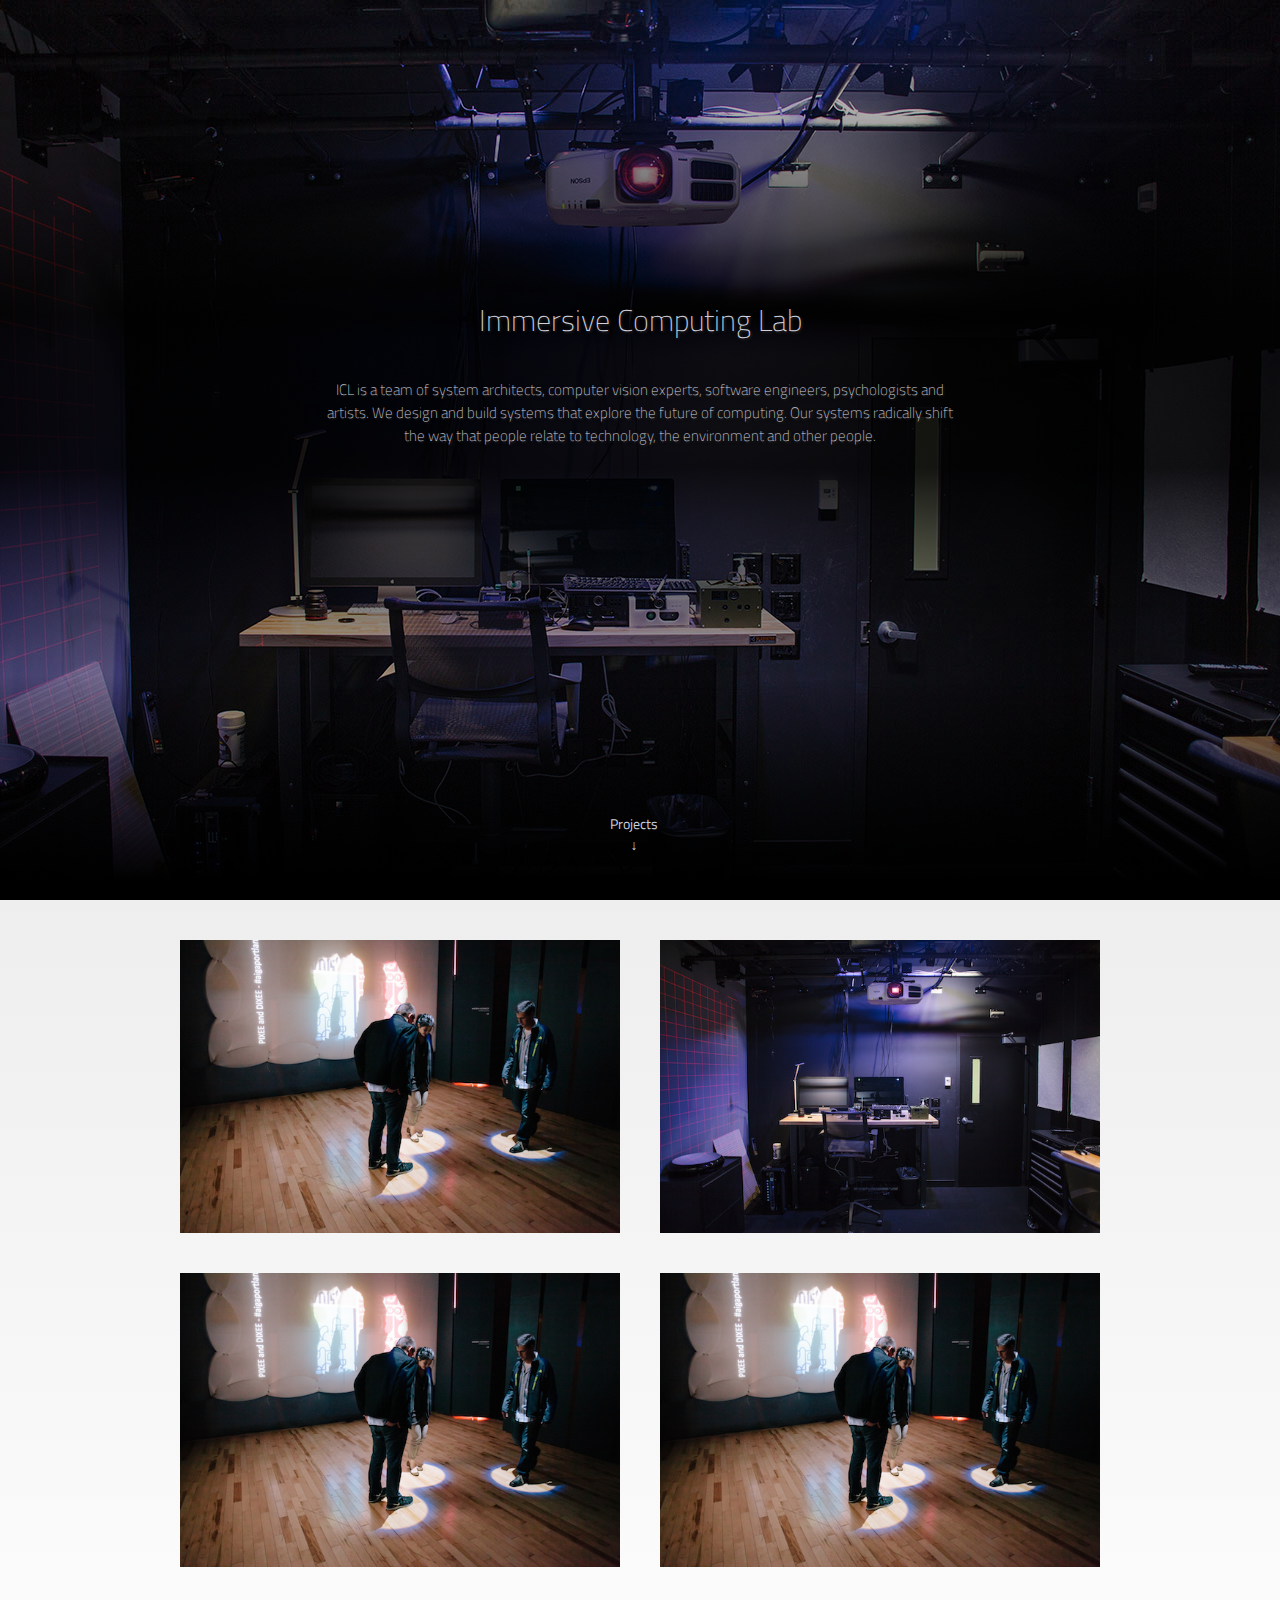
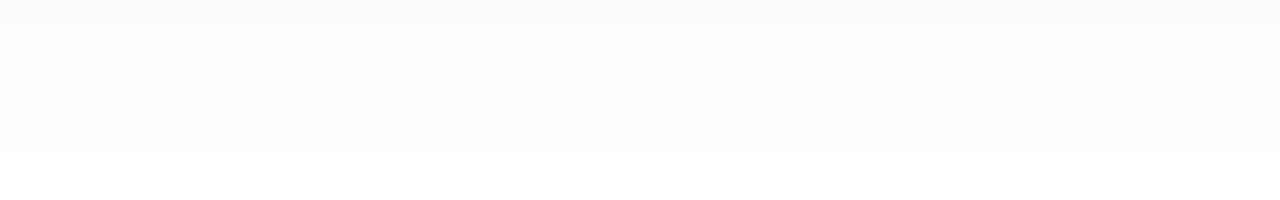
<file: index.html>
<!DOCTYPE html>
<html>
  <head>
    <meta charset='utf-8' />
    <meta http-equiv="X-UA-Compatible" content="chrome=1" />
    <meta name="description" content="Immersive Computing Lab" />
   
    <link href='http://fonts.googleapis.com/css?family=Lato:100,300,400,700,100italic,300italic,400italic' rel='stylesheet' type='text/css'> 
    <link href='http://fonts.googleapis.com/css?family=Titillium+Web:400,200,300,200italic,300italic,400italic,600,600italic' rel='stylesheet' type='text/css'>
    <link href='http://fonts.googleapis.com/css?family=Open+Sans:300italic,400italic,600italic,400,600,300,700' rel='stylesheet' type='text/css'>

    <link href="stylesheets/featherlight.min.css" type="text/css" rel="stylesheet" title="Featherlight Styles" />
    <link href="stylesheets/superslides.css" type="text/css" rel="stylesheet" title="Superslides Styles" />

    <link rel="stylesheet" type="text/css" media="screen" href="stylesheets/stylesheet.css">

    <title>Immersive.cc</title>
  </head>

  <body>

    <!-- <div id="strip"></div> -->

    <!-- HEADER -->
    <header>
      <h1 id="title">Immersive Computing Lab</h1>
      <p id="description">ICL is a team of system architects, computer vision experts, software engineers, psychologists and artists. We design and build systems that explore the future of computing. Our systems radically shift the way that people relate to technology, the environment and other people.</p>
      <a id="projects-link">Projects<br>↓</a>
    </header>

    <div id="cover"></div>

    <div id="projects-wrapper">

      <!-- MAIN -->

      <div id="projects">
        <div id="project-1" class="grid" data-featherlight="projects.html #blurred" data-content="Blurred Lines">
          <img src="test.jpg">
        </div>
        <div id="project-2" class="grid" data-featherlight="projects.html #lab" data-content="Lab">
          <img src="test2.jpg">
        </div>
        <div id="project-3" class="grid">
          <img src="test.jpg">
        </div>
        <div id="project-4" class="grid">
          <img src="test.jpg">
        </div>
    </div>

    </div>

  </body>
</html>

<!-- <script src="//ajax.googleapis.com/ajax/libs/jquery/2.0.3/jquery.min.js"></script> -->
<script src="javascripts/jquery.min.js"></script>
<script src="javascripts/jquery.scrollTo.min.js"></script>
<script src="javascripts/jquery.event.move.js"></script>
<script src="javascripts/jquery.event.swipe.js"></script>
<script src="javascripts/jquery.animate-enhanced.min.js"></script>
<!-- <script src="javascripts/unslider.min.js"></script> -->
<script src="javascripts/jquery.superslides.min.js"></script>
<script src="javascripts/featherlight.min.js"></script>
<script src="javascripts/main.js"></script>
</file>
<file: stylesheets/superslides.css>
#slides {
  position: relative;
}
#slides .slides-container {
  display: none;
}
#slides .scrollable {
  *zoom: 1;
  position: relative;
  top: 0;
  left: 0;
  overflow-y: auto;
  -webkit-overflow-scrolling: touch;
  height: 100%;
}
#slides .scrollable:after {
  content: "";
  display: table;
  clear: both;
}

.slides-navigation {
/*  margin: 0 auto;
  position: absolute;
  z-index: 3;
  top: 46%;
  width: 100%;
*/}
.slides-navigation a {
/*  position: absolute;
  display: block;
*/}
.slides-navigation a.prev {
  /*left: 0;*/
}
.slides-navigation a.next {
  /*right: 0;*/
}

.slides-pagination {
  position: absolute;
  z-index: 3;
  bottom: 0;
  text-align: center;
  width: 100%;
}
.slides-pagination a {
  border: 2px solid #222;
  border-radius: 15px;
  width: 10px;
  height: 10px;
  display: -moz-inline-stack;
  display: inline-block;
  vertical-align: middle;
  *vertical-align: auto;
  zoom: 1;
  *display: inline;
  background-image: url("[data-uri]");
  margin: 2px;
  overflow: hidden;
  text-indent: -100%;
}
.slides-pagination a.current {
  background: #222;
}
</file>
<file: stylesheets/featherlight.min.css>
/**
 * Featherlight - ultra slim jQuery lightbox
 * Version 0.3.1 - http://noelboss.github.io/featherlight/
 *
 * Copyright 2014, Noël Raoul Bossart (http://www.noelboss.com)
 * MIT Licensed.
**/
@media all{.featherlight{display:none;position:fixed;top:0;bottom:0;left:0;right:0;z-index:9999;height:100%;text-align:center;cursor:pointer;background:#333;background:rgba(0,0,0,.8)}.featherlight .featherlight-close{position:absolute;z-index:9999;right:0;top:0;line-height:25px;width:25px;cursor:pointer;text-decoration:none;text-align:center;font:Arial,sans-serif;background:#fff;color:#000}.featherlight:before{content:'';display:inline-block;height:100%;vertical-align:middle;margin-right:-.25em}.featherlight .featherlight-content{text-align:left;display:inline-block;vertical-align:middle;position:relative;padding:2%;width:60%;max-height:95%;overflow:auto;background:#fff;cursor:auto}.featherlight .featherlight-inner{display:block}.featherlight-iframe .featherlight-content{min-height:60%}.featherlight iframe{border:0;position:absolute;top:0;bottom:0;left:0;right:0;height:100%;width:100%}.featherlight .featherlight-image{width:100%;max-height:85vh}}
</file>
<file: stylesheets/stylesheet.css>
/*******************************************************************************
Reset
*******************************************************************************/

html, body, div, span, object, iframe,
h1, h2, h3, h4, h5, h6, p, blockquote, pre,
a, abbr, acronym, address, big, cite, code,
del, dfn, em, img, ins, kbd, q, s, samp,
small, strike, strong, sub, sup, tt, var,
b, u, i, center,
dl, dt, dd, ol, ul, li,
fieldset, form, label, legend,
table, caption, tbody, tfoot, thead, tr, th, td,
article, aside, canvas, details, embed,
figure, figcaption, footer, header, hgroup,
menu, nav, output, ruby, section, summary,
time, mark, audio, video {
  margin: 0;
  padding: 0;
  border: 0;
  font: inherit;
}

/* HTML5 display-role reset for older browsers */
article, aside, details, figcaption, figure,
footer, header, hgroup, menu, nav, section {
  display: block;
}

ol, ul {
  list-style: none;
}

table {
  border-collapse: collapse;
  border-spacing: 0;
}

/*******************************************************************************
Globals
*******************************************************************************/

*, *:before, *:after {
  -moz-box-sizing: border-box;
  -webkit-box-sizing: border-box;
  box-sizing: border-box;
  vertical-align: top;
}

html {
  font-size: 62.5%; /* 10px */
  min-height: 100%;
  background: -webkit-linear-gradient(#eee, #fff);
  background: linear-gradient(#eee, #fff);
  height: 100%;
}

body {
  font-size: 1.4rem; /* 14px */
  font-family: "Titillium Web", "Helvetica Neue", Arial, sans-serif;
  height: 100%;
}

/*******************************************************************************
Styles
*******************************************************************************/

/*#strip {
  width: 100%;
  height: 8px;
  background: -webkit-linear-gradient(#ccc, #eee);
  background-color: #ddd;
  opacity: 0.8;
  margin-bottom: -8px;
} */

header {
  position: relative;
  width: 100%;
  height: 100%;
  /*height: 800px;*/
  background: black;
  /*opacity: 0.3;*/
  background-image: url(/images/lab-background.jpg);
  background-repeat: no-repeat;
  background-position: center 0%;
}

#cover {
  position: absolute;
  top: 0;
  height: 100%;
  width: 100%;  
  /*opacity: 0.5;*/
  /*background: black;*/
  background: linear-gradient(to top,
    rgba(0,0,0,1) 2%,
    rgba(0,0,0,0.3) 25%,
    rgba(0,0,0,0.9) 48%,
    rgba(0,0,0,0.9) 65%,
    rgba(0,0,0,0) 100%);
  /*-webkit-animation: fadein 0.5s;*/
}

header h1#title {
  position: absolute;
  font-size: 3rem;
  font-weight: 200;
  /*text-transform: uppercase;*/
  text-align: center;
  top: 33%;
  left: 0;
  right: 0;
  margin: 0 auto;
  color: #d0d0dd;
  text-shadow: 1px 1px 3px #333;
  z-index: 1;
  -webkit-animation: fadein 2s;
}

header #description {
  position: absolute;
  top: 42%;
  text-align: center;
  left: 0;
  right: 0;
  margin: 0 auto;
  width: 50%;
  font-size: 1.5rem;
  font-weight: 200;
  color: #d0d0dd;
  text-shadow: 1px 1px 3px #333;
  z-index: 1;
  -webkit-animation: fadein 4s;
}

header a#projects-link {
  position: absolute;
  margin-left: -30px;
  bottom: 5%;
  left: 50%;
  color: #d0d0dd;
  text-align: center;
  z-index: 3;
  -webkit-animation: fadein 6s;
  cursor: pointer;
}

/* Projects */

#projects-wrapper {
  height: 100%;
  padding: 40px 10px 0 10px;
  max-width: 980px;
  margin: 0 auto;
}

#projects {
  /*background: green;*/
  position: relative;
  max-width: 960px;
  font-size: 0px;
  /*outline: 1px solid red;*/
  text-align: center;
}

#projects .grid {
  position: relative;
  display: inline-block;
  max-width: 440px;
  margin: 0 20px 40px 20px;
  text-align: left;
  /*border: 1px solid red;*/
}

#projects .grid:before, .grid:after {
  position:absolute;
  opacity:0.0;
  transition: all 0.5s;
  /*-webkit-transition: all 0.5s;*/
  /*pointer-events: none;*/
}

#projects .grid:after {
  content:'';
  width:100%; height:100%;
  top:0; left:0;
  background: black;
}

#projects .grid:hover:after {
  opacity:0.5;
}

#projects .grid:before {
  content: attr(data-content);
  margin: 2em auto;
  font-size: 2rem;
  font-weight: 200;
  width:100%;
  color:#fff;
  z-index:1;
  text-align:center;
}

#projects .grid:hover:before {
    opacity:1;
}

#projects img {
  display: block;
  width: 100%;
}

/* Project */

.project {
  position: relative;
  /*overflow: auto;*/
  /*height: 100%;*/
  /*min-width: 100%;*/
  /*-webkit-animation: fadein 1s;*/
}

.project .description {
  position: fixed;
  /*border: 2px solid yellow;*/
  top: 0%;
  left: 10%;
  right: 10%;
  bottom: 0%;
  color: white;
  padding: 5% 0 0 0;
  z-index: 3;
}

.project .description h1 {
  font-size: 3rem;
  font-weight: 200;
  margin-bottom: 0.5em;
}

.project .description p {
  font-size: 1.5rem;
  font-weight: 200;
}

.project .cover {
  position: fixed;
  top: 0%;
  right: 50%;
  bottom: 0%;
  left: 0%;
  background: linear-gradient(to right, rgba(0,0,0,1) 0%,rgba(0,0,0,0) 100%);
  z-index: 3;
}

.project .next, .prev {
  position: fixed;
  display: table;
  /*border: 1px solid grey;*/
  top: 0%;
  width: 10%;
  height: 100%;
  user-select: none;
  font-size: 4rem;
  text-align: center;
  color: white;
  text-decoration: none;
  /*font-weight: 100;*/
  z-index: 3;
}

.project .arrow {
  display: table-cell;
  vertical-align: middle;
}

.project .next {
  right: 0%;
}

.project .prev {
}

.project .slides-pagination {
  position: fixed;
  display: block;
  bottom: 10%;
  left: 0;
  right: 0;
  margin: 0 auto 0 auto;
  width: 4rem;
  /*text-align: center;*/
  z-index: 3;
}

.project .slides-pagination a {
  display: inline-block;
  width: 10px;
  height: 10px;
  color: grey;
  text-decoration: none;
}

.project .slides-pagination a.current{
  color: white;
}

@-webkit-keyframes fadein {
    from { opacity: 0; }
    to   { opacity: 1; }
}

/*******************************************************************************
Featherlight
*******************************************************************************/

.featherlight .featherlight-content {
  width: 100%;
  height: 100%;
  max-height: none;
  padding: 0;
  background: none;
}

.featherlight .featherlight-close {
  width: 10%;
  height: 10%; 
  color: white;
  background: none;
  /*border: 2px solid white;*/
  padding-top: 2%;
  font-size: 2rem;
}
</file>
